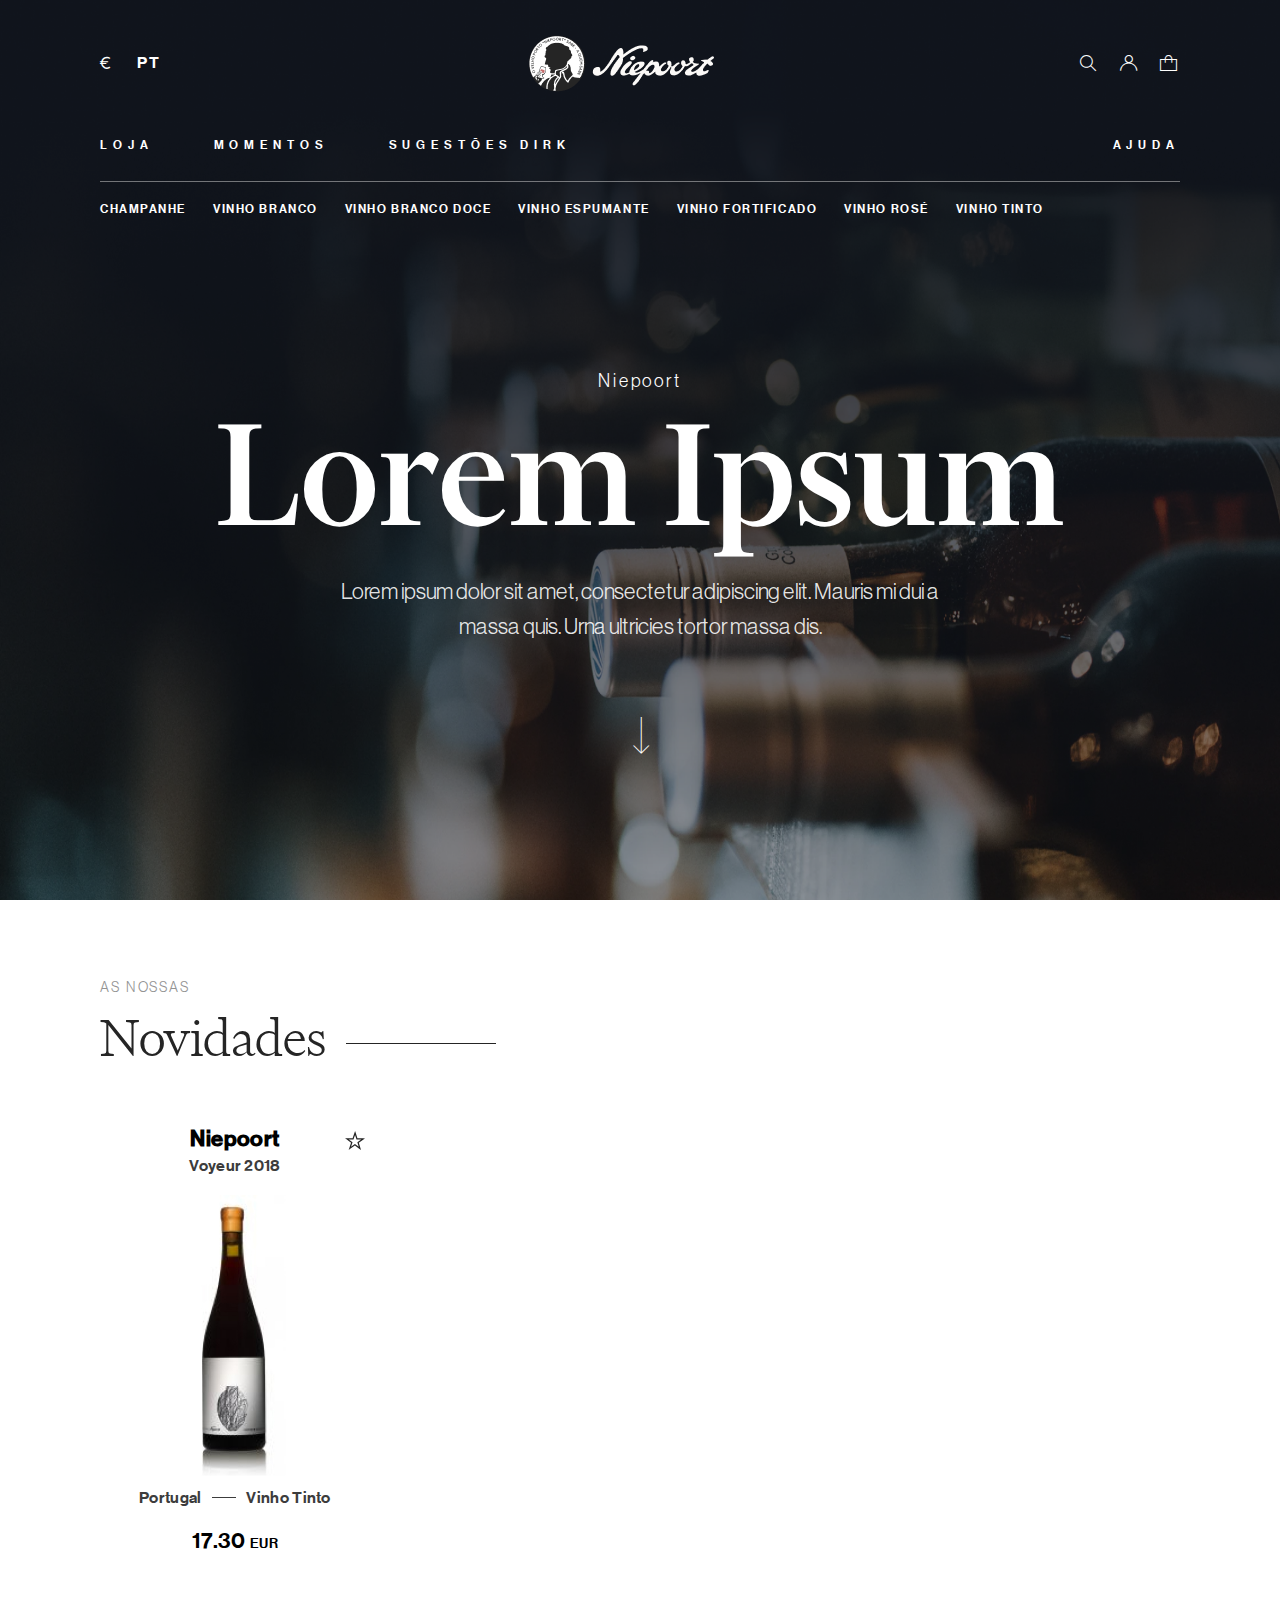
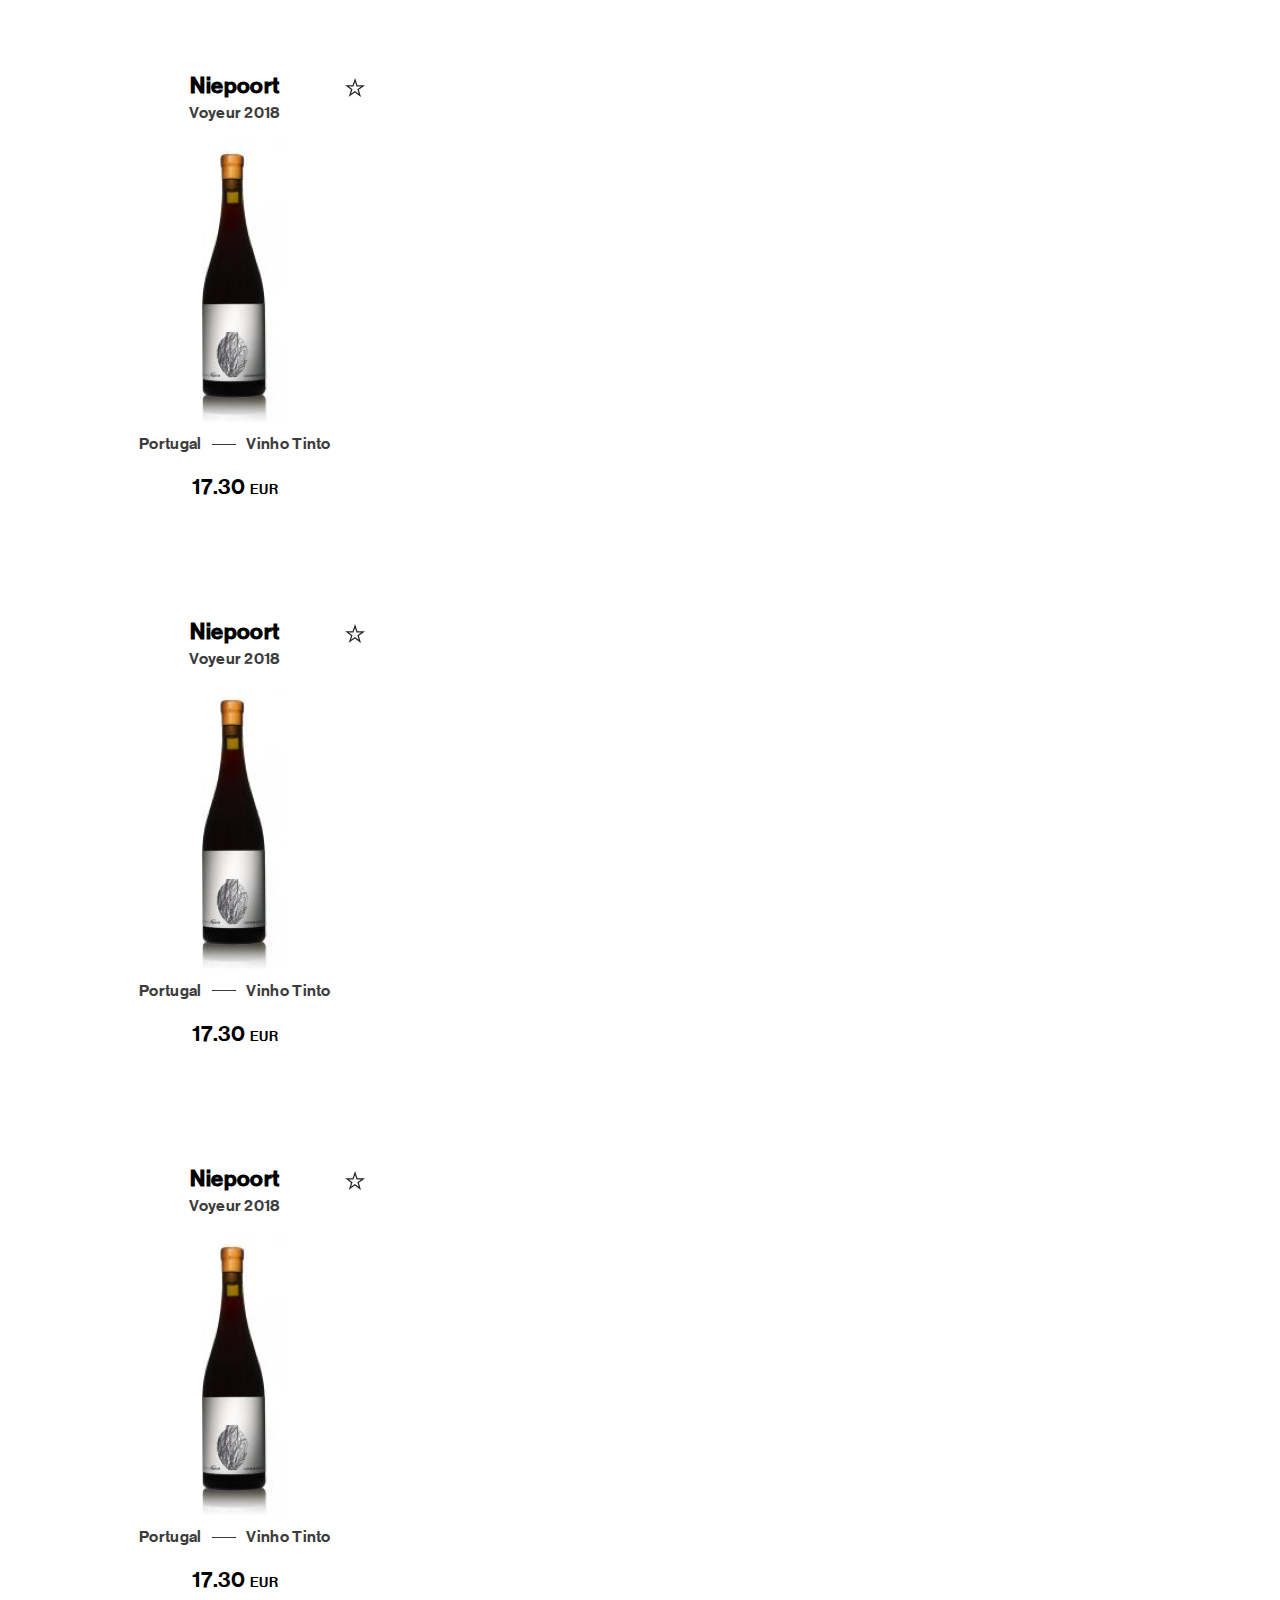
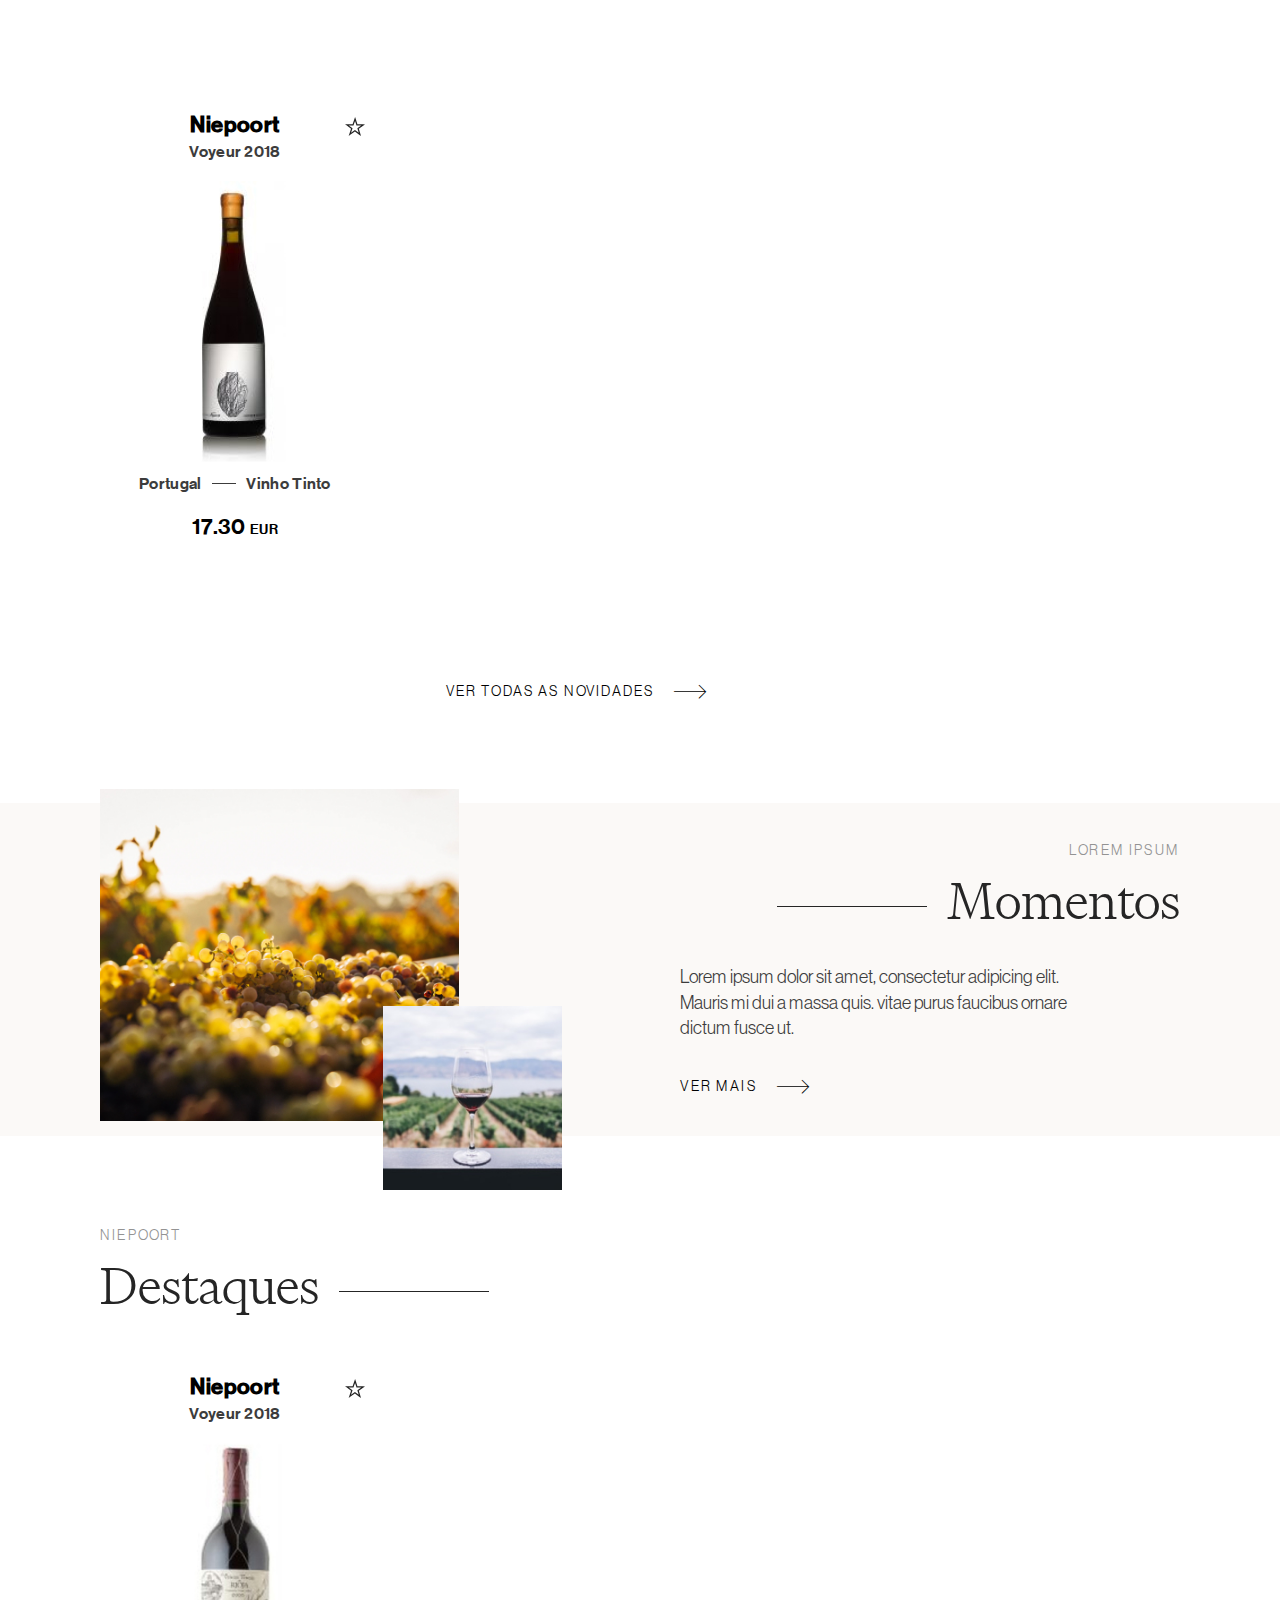
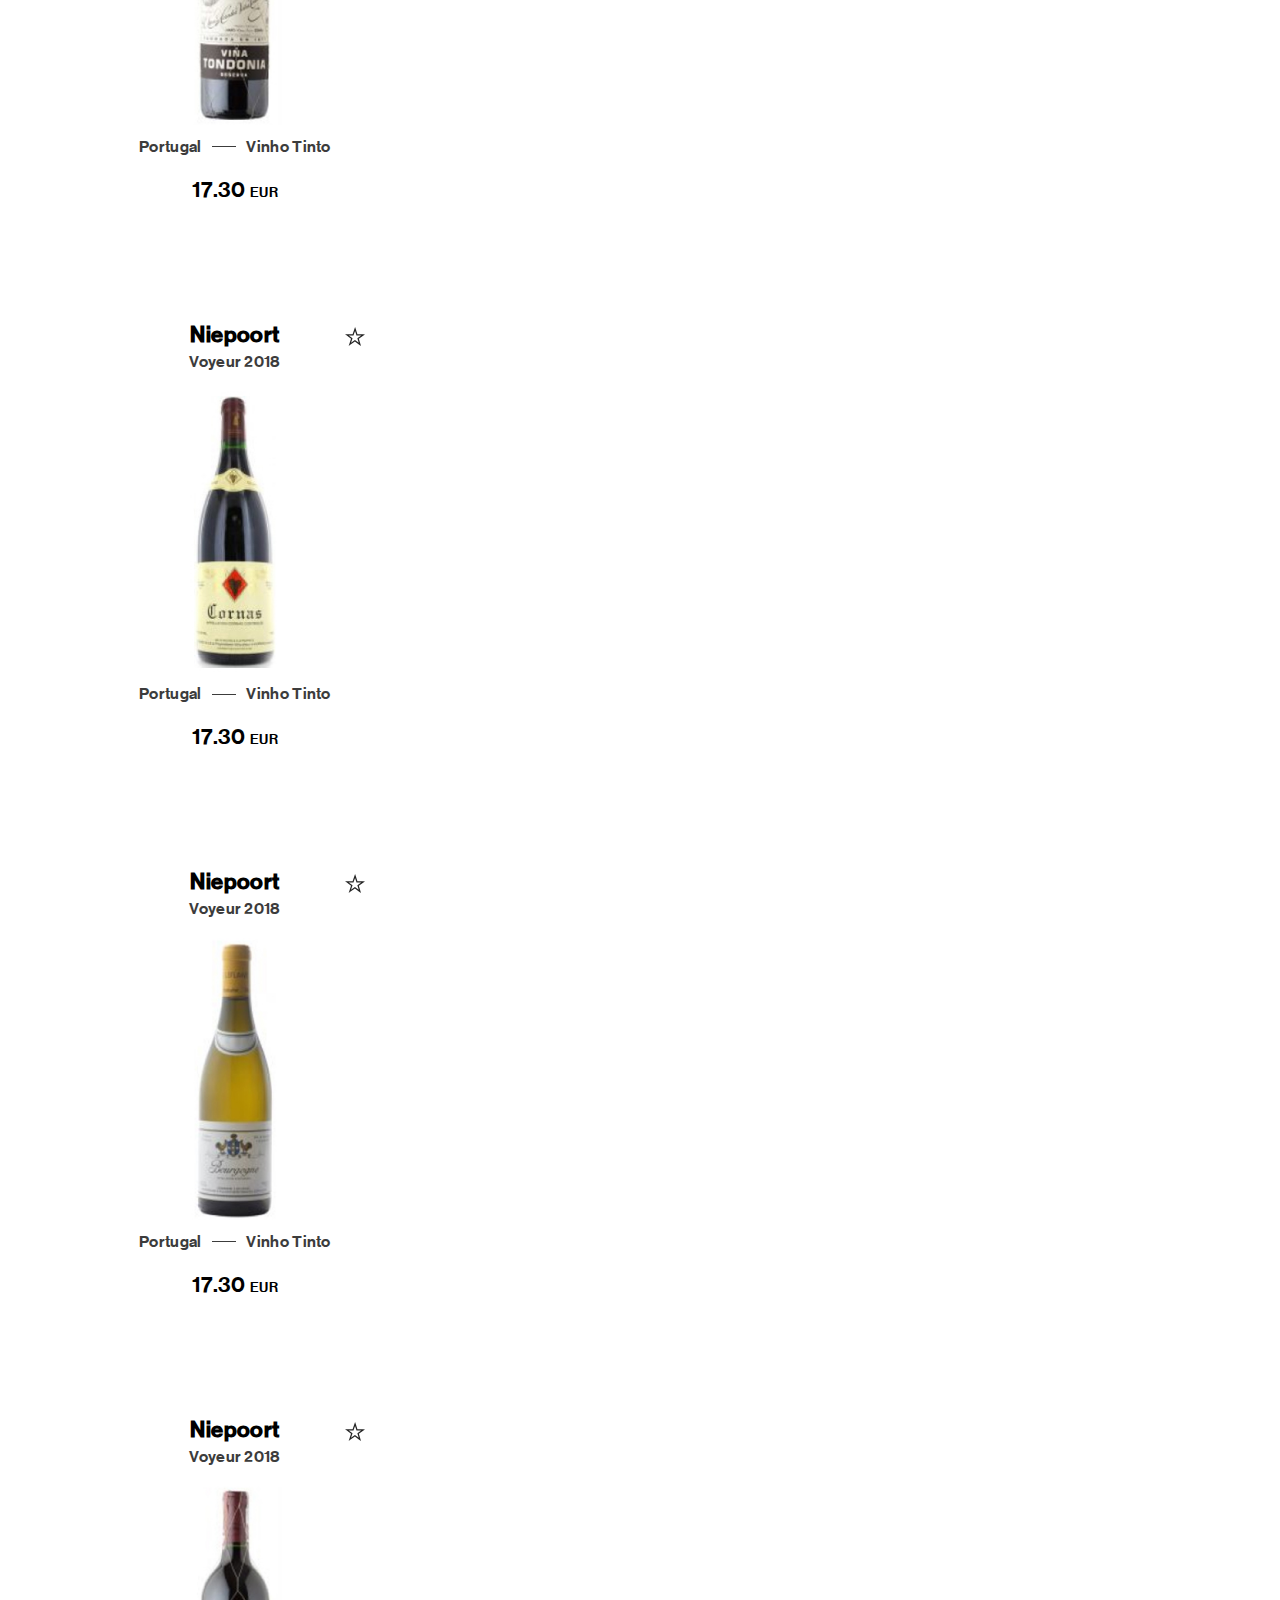
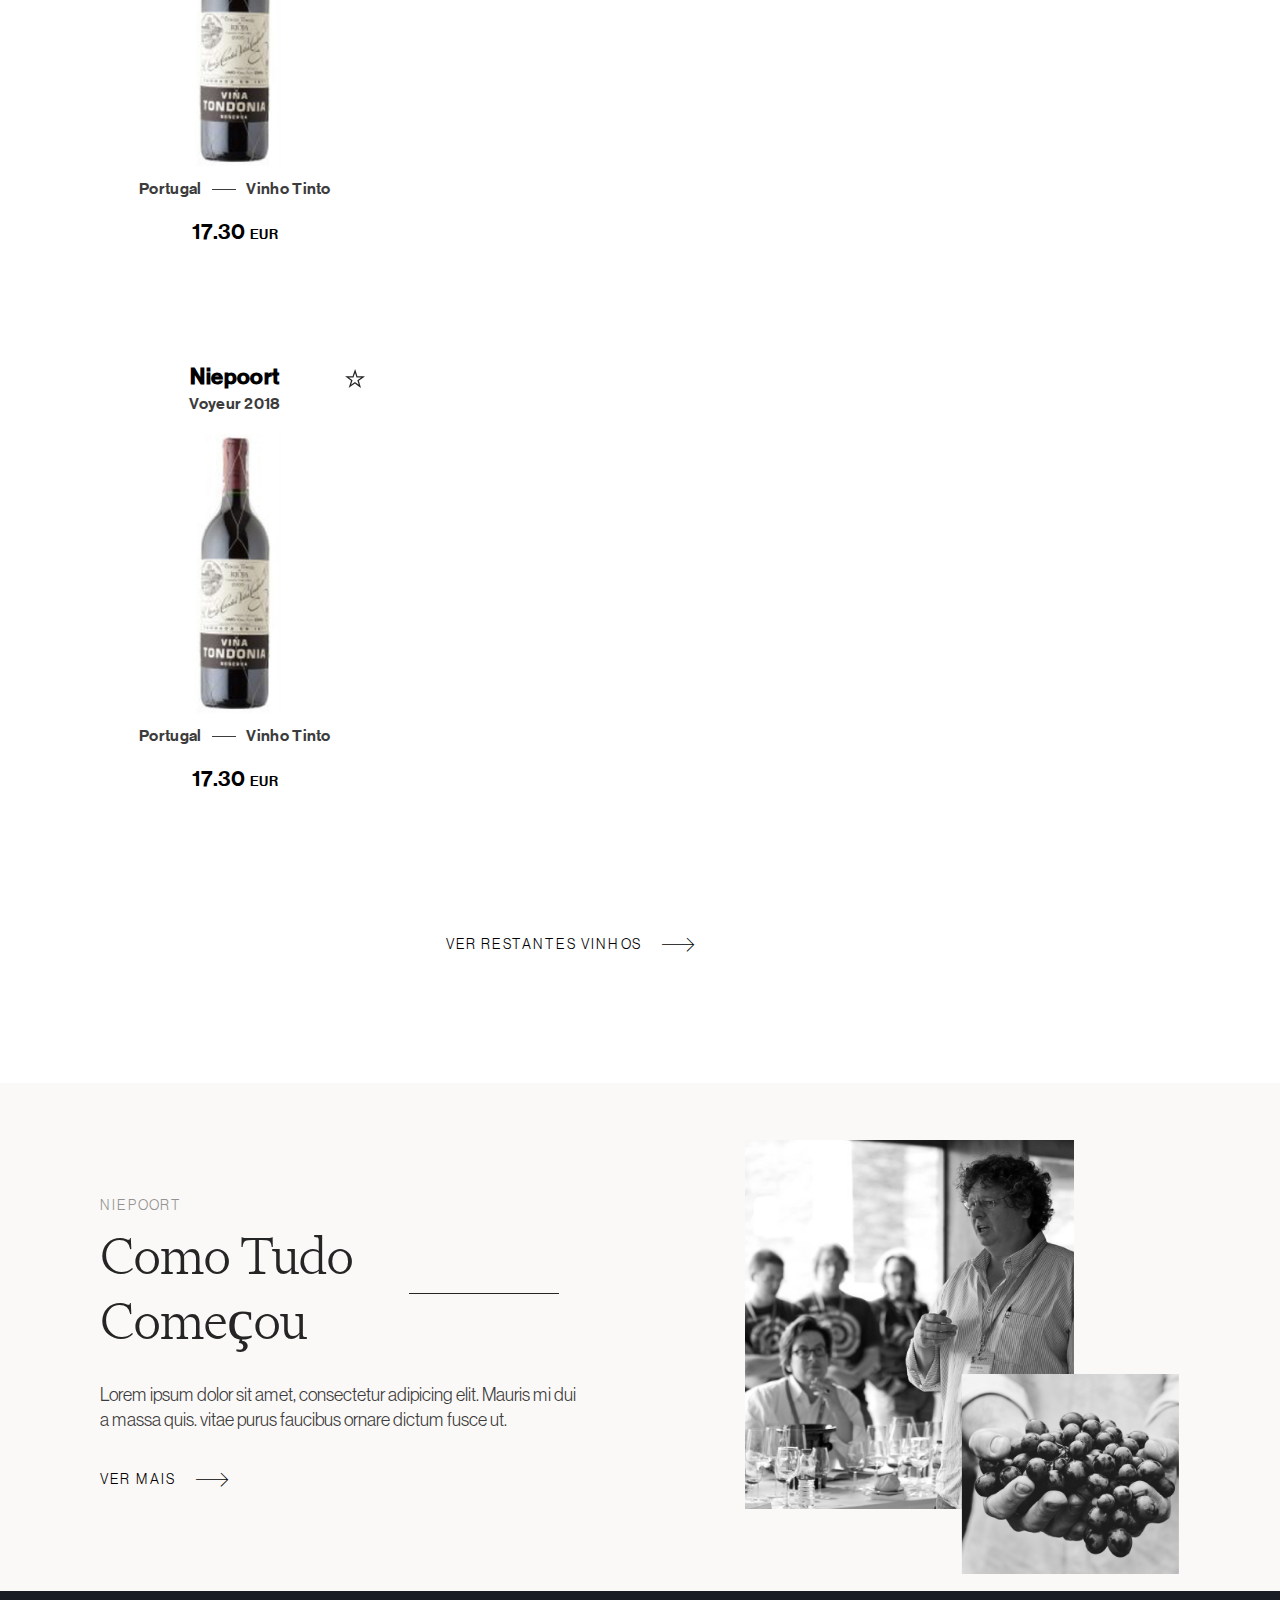
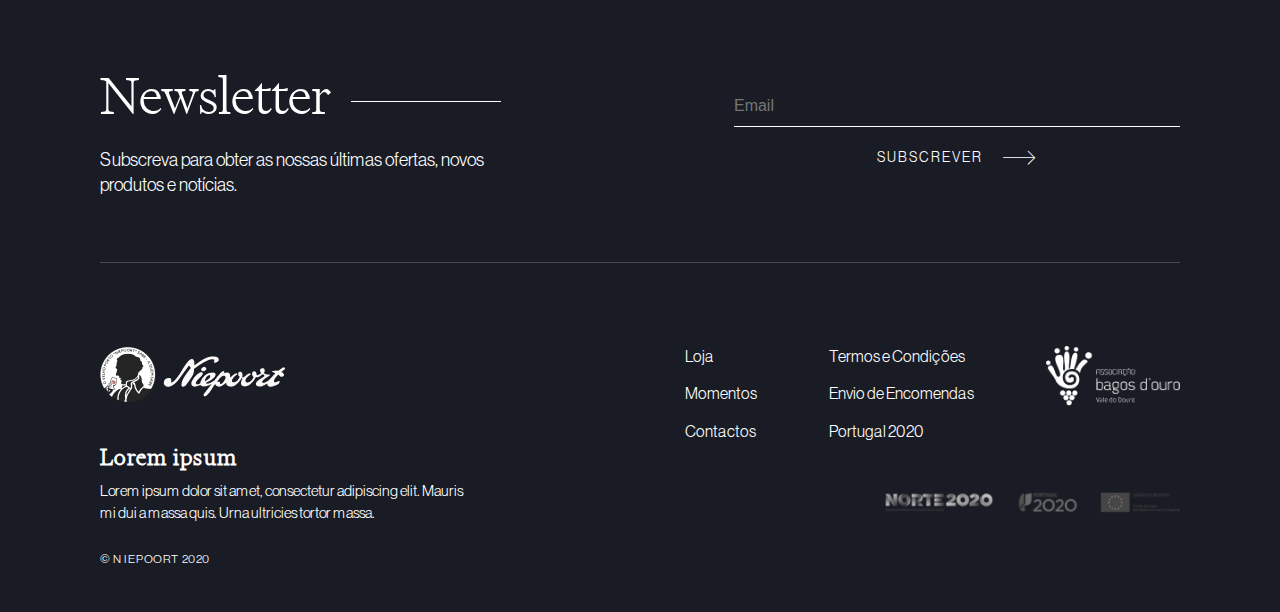
<file: index.html>
<!doctype html>
<html>
    <head>
        <meta charset="utf-8">
        <meta name="description" content="">
        <meta name="viewport" content="width=device-width, initial-scale=1">
        <title>Nletpoort</title>
        <link rel="stylesheet" href="fonts/main_icomoon/main-icomoon.css">
        <link rel="stylesheet" href="css/slick-theme.css">
        <link rel="stylesheet" href="css/slick.css">
        <link rel="stylesheet" href="css/style.css">
        <link rel="author" href="humans.txt">
    </head>
    <body>
        <div class="page-wrapper">
            <!-- Header start -->
            <div class="header-wrapper">
                <header>
                    <div class="header-block">
                        <div class="left-header-block">
                            <span class="icon-euro disabled"></span>
                            <span class='disabled'>PT</span>
                            <div class="burger">
                                <span class="icon-burger"></span>
                            </div>                 
                        </div>
                        <div class="header-logo-block">
                            <img src="img/logo-white.png" alt="">
                        </div>
                        <div class="right-header-block">
                            <span class="icon-search disabled"></span>
                            <span class="icon-user disabled"></span>
                            <span class="icon-cart"></span>
                        </div>
                    </div>
                </header>
                <div class="sections nav-sections">
                    <header class='header-mini'>
                        <div class="header-block">
                            <div class="left-header-block">
                                <span class="icon-euro"></span>
                                <span class='pt-icon'>PT</span>
                                <span class="icon-user"></span>             
                            </div>
                            <div class="right-header-block">
                                <span class="icon-close"></span>
                            </div>
                        </div>
                        <form action="">
                            <input type="text" placeholder="Procurar..." class="searc-form">
                        </form>
                    </header>
                    <div class="section-items nav-sections-items">
                        <div class="left-items-block">
                            <div class="link-block">
                                <a href="#">
                                    <span class='main-span'>Loja <span class="icon-down"></span></span>
                                    <span class='hover-span'></span>
                                </a>
                            </div>
                            <div class="link-block">
                                <a href="#">
                                    Momentos
                                    <span class='hover-span'></span>
                                </a>
                            </div>
                            <div class="link-block">
                                <a href="#">
                                    Sugestões Dirk
                                   <span class='hover-span'></span>
                                </a>
                            </div>
                        </div>
                        <div class="right-item-block">
                            <div class="link-block">
                                <a href="#">
                                    Ajuda
                                    <span class='hover-span'></span>
                                </a>
                            </div>
                        </div>
                    </div>
                    <div class="nav-bar">
                        <div class="nav-item-block">
                            <a href="#">Champanhe</a>
                        </div>
                        <div class="nav-item-block">
                            <a href="#">Vinho Branco</a>
                        </div>
                        <div class="nav-item-block">
                            <a href="#">Vinho Branco Doce</a>
                        </div>
                        <div class="nav-item-block">
                            <a href="#">Vinho espumante</a>
                        </div>
                        <div class="nav-item-block">
                            <a href="#">Vinho Fortificado</a>
                        </div>
                        <div class="nav-item-block">
                            <a href="#">Vinho rosé</a>
                        </div>
                        <div class="nav-item-block">
                            <a href="#">Vinho Tinto</a>
                        </div>
                    </div>
                </div>
                <div class="header-title-boder-block"></div>
                <div class="header-title-block">
                    <p class="sub-title">
                        Niepoort
                    </p>
                    <h1 class="header-title">
                    Lorem Ipsum
                    </h1>
                    <p class="header-text">
                        Lorem ipsum dolor sit amet, consectetur adipiscing elit. Mauris mi dui a massa quis. Urna ultricies tortor massa dis.
                    </p>
                </div>
                <div class="arrow-border-block"></div>
                <div class="down-arrow-block">
                    <span class="icon-rightArrow"></span>
                </div>
            </div>
            <!-- Header end -->
            <!-- Main start -->
            <main>
                <div class="main-wrapper">
                    <!-- Section 1 start -->
                    <section class="section s-1">
                        <p class="sub-title">AS NOSSAS</p>
                        <div class="section-title-block">
                            <h3 class="section-title">
                            Novidades
                            </h3>
                            <span></span>
                        </div>
                            <div class="vine-slider">
                            <div class="bottle-card">
                                <svg width="20" height="20" viewBox="0 0 20 20" fill="none" xmlns="http://www.w3.org/2000/svg">
                                    <path d="M10.0975 0L9.47322 1.78367L7.59063 7.16427L1.8905 7.13955L0 7.13065L1.50468 8.27622L6.03947 11.7297L4.25385 17.142L3.66227 18.9375L5.21642 17.8612L9.90158 14.6154L14.4987 17.9859L16.0232 19.1037L15.4791 17.2934L13.8389 11.8336L18.4657 8.50373L20 7.39873L18.1105 7.35718L12.4114 7.22857L10.6742 1.80047L10.0975 0ZM10.044 3.98575L11.343 8.04472L11.4805 8.47502L11.9316 8.48493L16.1923 8.57988L12.7338 11.0699L12.3668 11.333L12.4974 11.7653L13.7231 15.847L10.2864 13.3274L9.92233 13.0603L9.55135 13.3175L6.04837 15.7442L7.38387 11.6971L7.52435 11.2687L7.16525 10.9947L3.77602 8.41375L8.03678 8.43255L8.48788 8.43453L8.63725 8.00815L10.044 3.98575Z" fill="#252525"/>
                                </svg>
                                <h4 class="card-title">
                                Niepoort
                                </h4>
                                <p class="card-text">Voyeur 2018</p>
                                <img src="img/home_imgs/bottle.jpg" alt="">
                                <p class="card-text">
                                    Portugal <span></span> Vinho Tinto
                                </p>
                                <p class="vine-price">
                                    17.30 <span>EUR</span>
                                </p>
                                <div class="card-footer">
                                    <a href="#">comprar</a>
                                </div>
                            </div>
                            <div class="bottle-card">
                                <svg width="20" height="20" viewBox="0 0 20 20" fill="none" xmlns="http://www.w3.org/2000/svg">
                                    <path d="M10.0975 0L9.47322 1.78367L7.59063 7.16427L1.8905 7.13955L0 7.13065L1.50468 8.27622L6.03947 11.7297L4.25385 17.142L3.66227 18.9375L5.21642 17.8612L9.90158 14.6154L14.4987 17.9859L16.0232 19.1037L15.4791 17.2934L13.8389 11.8336L18.4657 8.50373L20 7.39873L18.1105 7.35718L12.4114 7.22857L10.6742 1.80047L10.0975 0ZM10.044 3.98575L11.343 8.04472L11.4805 8.47502L11.9316 8.48493L16.1923 8.57988L12.7338 11.0699L12.3668 11.333L12.4974 11.7653L13.7231 15.847L10.2864 13.3274L9.92233 13.0603L9.55135 13.3175L6.04837 15.7442L7.38387 11.6971L7.52435 11.2687L7.16525 10.9947L3.77602 8.41375L8.03678 8.43255L8.48788 8.43453L8.63725 8.00815L10.044 3.98575Z" fill="#252525"/>
                                </svg>
                                <h4 class="card-title">
                                Niepoort
                                </h4>
                                <p class="card-text">Voyeur 2018</p>
                                <img src="img/home_imgs/bottle.jpg" alt="">
                                <p class="card-text">
                                    Portugal <span></span> Vinho Tinto
                                </p>
                                <p class="vine-price">
                                    17.30 <span>EUR</span>
                                </p>
                                <div class="card-footer">
                                    <a href="#">comprar</a>
                                </div>
                            </div>
                            <div class="bottle-card">
                                <svg width="20" height="20" viewBox="0 0 20 20" fill="none" xmlns="http://www.w3.org/2000/svg">
                                    <path d="M10.0975 0L9.47322 1.78367L7.59063 7.16427L1.8905 7.13955L0 7.13065L1.50468 8.27622L6.03947 11.7297L4.25385 17.142L3.66227 18.9375L5.21642 17.8612L9.90158 14.6154L14.4987 17.9859L16.0232 19.1037L15.4791 17.2934L13.8389 11.8336L18.4657 8.50373L20 7.39873L18.1105 7.35718L12.4114 7.22857L10.6742 1.80047L10.0975 0ZM10.044 3.98575L11.343 8.04472L11.4805 8.47502L11.9316 8.48493L16.1923 8.57988L12.7338 11.0699L12.3668 11.333L12.4974 11.7653L13.7231 15.847L10.2864 13.3274L9.92233 13.0603L9.55135 13.3175L6.04837 15.7442L7.38387 11.6971L7.52435 11.2687L7.16525 10.9947L3.77602 8.41375L8.03678 8.43255L8.48788 8.43453L8.63725 8.00815L10.044 3.98575Z" fill="#252525"/>
                                </svg>
                                <h4 class="card-title">
                                Niepoort
                                </h4>
                                <p class="card-text">Voyeur 2018</p>
                                <img src="img/home_imgs/bottle.jpg" alt="">
                                <p class="card-text">
                                    Portugal <span></span> Vinho Tinto
                                </p>
                                <p class="vine-price">
                                    17.30 <span>EUR</span>
                                </p>
                                <div class="card-footer">
                                    <a href="#">comprar</a>
                                </div>
                            </div>
                            <div class="bottle-card">
                                <svg width="20" height="20" viewBox="0 0 20 20" fill="none" xmlns="http://www.w3.org/2000/svg">
                                    <path d="M10.0975 0L9.47322 1.78367L7.59063 7.16427L1.8905 7.13955L0 7.13065L1.50468 8.27622L6.03947 11.7297L4.25385 17.142L3.66227 18.9375L5.21642 17.8612L9.90158 14.6154L14.4987 17.9859L16.0232 19.1037L15.4791 17.2934L13.8389 11.8336L18.4657 8.50373L20 7.39873L18.1105 7.35718L12.4114 7.22857L10.6742 1.80047L10.0975 0ZM10.044 3.98575L11.343 8.04472L11.4805 8.47502L11.9316 8.48493L16.1923 8.57988L12.7338 11.0699L12.3668 11.333L12.4974 11.7653L13.7231 15.847L10.2864 13.3274L9.92233 13.0603L9.55135 13.3175L6.04837 15.7442L7.38387 11.6971L7.52435 11.2687L7.16525 10.9947L3.77602 8.41375L8.03678 8.43255L8.48788 8.43453L8.63725 8.00815L10.044 3.98575Z" fill="#252525"/>
                                </svg>
                                <h4 class="card-title">
                                Niepoort
                                </h4>
                                <p class="card-text">Voyeur 2018</p>
                                <img src="img/home_imgs/bottle.jpg" alt="">
                                <p class="card-text">
                                    Portugal <span></span> Vinho Tinto
                                </p>
                                <p class="vine-price">
                                    17.30 <span>EUR</span>
                                </p>
                                <div class="card-footer">
                                    <a href="#">comprar</a>
                                </div>
                            </div>
                            <div class="bottle-card">
                                <svg width="20" height="20" viewBox="0 0 20 20" fill="none" xmlns="http://www.w3.org/2000/svg">
                                    <path d="M10.0975 0L9.47322 1.78367L7.59063 7.16427L1.8905 7.13955L0 7.13065L1.50468 8.27622L6.03947 11.7297L4.25385 17.142L3.66227 18.9375L5.21642 17.8612L9.90158 14.6154L14.4987 17.9859L16.0232 19.1037L15.4791 17.2934L13.8389 11.8336L18.4657 8.50373L20 7.39873L18.1105 7.35718L12.4114 7.22857L10.6742 1.80047L10.0975 0ZM10.044 3.98575L11.343 8.04472L11.4805 8.47502L11.9316 8.48493L16.1923 8.57988L12.7338 11.0699L12.3668 11.333L12.4974 11.7653L13.7231 15.847L10.2864 13.3274L9.92233 13.0603L9.55135 13.3175L6.04837 15.7442L7.38387 11.6971L7.52435 11.2687L7.16525 10.9947L3.77602 8.41375L8.03678 8.43255L8.48788 8.43453L8.63725 8.00815L10.044 3.98575Z" fill="#252525"/>
                                </svg>
                                <h4 class="card-title">
                                Niepoort
                                </h4>
                                <p class="card-text">Voyeur 2018</p>
                                <img src="img/home_imgs/bottle.jpg" alt="">
                                <p class="card-text">
                                    Portugal <span></span> Vinho Tinto
                                </p>
                                <p class="vine-price">
                                    17.30 <span>EUR</span>
                                </p>
                                <div class="card-footer">
                                    <a href="#">comprar</a>
                                </div>
                            </div>
                        </div>
                        <a class="section-footer-link">
                            VER TODAS AS NOVIDADES
                            <span class="icon-rightArrow"></span>
                        </a>
                    </section>
                </div>
                <!-- Section 2 start -->
                <section class="section s-2">
                    <div class="section-text-block section-mini-text-block block-disabled">
                        <p class="sub-title">Lorem ipsum</p>
                        <div class="section-title-block">
                            <h3 class="section-title">
                            Momentos
                            </h3>
                            <span></span>
                        </div>
                    </div>
                    <div class="main-wrapper">
                        <div class="img-block">
                            <img src="img/home_imgs/grape.jpg" alt="" class="f-img">
                            <img src="img/home_imgs/vine.jpg" alt="" class="s-img">
                        </div>
                        <div class="section-text-block with-margin-top">
                            <p class="sub-title disabled">Lorem ipsum</p>
                            <div class="section-title-block disabled">
                                <h3 class="section-title">
                                Momentos
                                </h3>
                                <span></span>
                            </div>
                            <p class="section-text">
                                Lorem ipsum dolor sit amet, consectetur adipicing elit. Mauris mi dui a massa quis. vitae purus faucibus ornare dictum fusce ut.
                            </p>
                            <a class="section-footer-link">
                                VER MAIS
                                <span class="icon-rightArrow"></span>
                            </a>
                        </div>
                    </div>
                </section>
                <!-- Section 3 start -->
                <div class="main-wrapper">
                    <section class="section s-3">
                        <p class="sub-title">NIEPOORT</p>
                        <div class="section-title-block ">
                            <h3 class="section-title">
                            Destaques
                            </h3>
                            <span></span>
                        </div>
                            <div class="vine-slider">
                            <div class="bottle-card">
                                <svg width="20" height="20" viewBox="0 0 20 20" fill="none" xmlns="http://www.w3.org/2000/svg">
                                    <path d="M10.0975 0L9.47322 1.78367L7.59063 7.16427L1.8905 7.13955L0 7.13065L1.50468 8.27622L6.03947 11.7297L4.25385 17.142L3.66227 18.9375L5.21642 17.8612L9.90158 14.6154L14.4987 17.9859L16.0232 19.1037L15.4791 17.2934L13.8389 11.8336L18.4657 8.50373L20 7.39873L18.1105 7.35718L12.4114 7.22857L10.6742 1.80047L10.0975 0ZM10.044 3.98575L11.343 8.04472L11.4805 8.47502L11.9316 8.48493L16.1923 8.57988L12.7338 11.0699L12.3668 11.333L12.4974 11.7653L13.7231 15.847L10.2864 13.3274L9.92233 13.0603L9.55135 13.3175L6.04837 15.7442L7.38387 11.6971L7.52435 11.2687L7.16525 10.9947L3.77602 8.41375L8.03678 8.43255L8.48788 8.43453L8.63725 8.00815L10.044 3.98575Z" fill="#252525"/>
                                </svg>
                                <h4 class="card-title">
                                Niepoort
                                </h4>
                                <p class="card-text">Voyeur 2018</p>
                                <img src="img/home_imgs/bottle1.jpg" alt="">
                                <p class="card-text">
                                    Portugal <span></span> Vinho Tinto
                                </p>
                                <p class="vine-price">
                                    17.30 <span>EUR</span>
                                </p>
                                <div class="card-footer">
                                    <a href="#">comprar</a>
                                </div>
                            </div>
                            <div class="bottle-card">
                                <svg width="20" height="20" viewBox="0 0 20 20" fill="none" xmlns="http://www.w3.org/2000/svg">
                                    <path d="M10.0975 0L9.47322 1.78367L7.59063 7.16427L1.8905 7.13955L0 7.13065L1.50468 8.27622L6.03947 11.7297L4.25385 17.142L3.66227 18.9375L5.21642 17.8612L9.90158 14.6154L14.4987 17.9859L16.0232 19.1037L15.4791 17.2934L13.8389 11.8336L18.4657 8.50373L20 7.39873L18.1105 7.35718L12.4114 7.22857L10.6742 1.80047L10.0975 0ZM10.044 3.98575L11.343 8.04472L11.4805 8.47502L11.9316 8.48493L16.1923 8.57988L12.7338 11.0699L12.3668 11.333L12.4974 11.7653L13.7231 15.847L10.2864 13.3274L9.92233 13.0603L9.55135 13.3175L6.04837 15.7442L7.38387 11.6971L7.52435 11.2687L7.16525 10.9947L3.77602 8.41375L8.03678 8.43255L8.48788 8.43453L8.63725 8.00815L10.044 3.98575Z" fill="#252525"/>
                                </svg>
                                <h4 class="card-title">
                                Niepoort
                                </h4>
                                <p class="card-text">Voyeur 2018</p>
                                <img src="img/home_imgs/bottle2.jpg" alt="">
                                <p class="card-text">
                                    Portugal <span></span> Vinho Tinto
                                </p>
                                <p class="vine-price">
                                    17.30 <span>EUR</span>
                                </p>
                                <div class="card-footer">
                                    <a href="#">comprar</a>
                                </div>
                            </div>
                            <div class="bottle-card">
                                <svg width="20" height="20" viewBox="0 0 20 20" fill="none" xmlns="http://www.w3.org/2000/svg">
                                    <path d="M10.0975 0L9.47322 1.78367L7.59063 7.16427L1.8905 7.13955L0 7.13065L1.50468 8.27622L6.03947 11.7297L4.25385 17.142L3.66227 18.9375L5.21642 17.8612L9.90158 14.6154L14.4987 17.9859L16.0232 19.1037L15.4791 17.2934L13.8389 11.8336L18.4657 8.50373L20 7.39873L18.1105 7.35718L12.4114 7.22857L10.6742 1.80047L10.0975 0ZM10.044 3.98575L11.343 8.04472L11.4805 8.47502L11.9316 8.48493L16.1923 8.57988L12.7338 11.0699L12.3668 11.333L12.4974 11.7653L13.7231 15.847L10.2864 13.3274L9.92233 13.0603L9.55135 13.3175L6.04837 15.7442L7.38387 11.6971L7.52435 11.2687L7.16525 10.9947L3.77602 8.41375L8.03678 8.43255L8.48788 8.43453L8.63725 8.00815L10.044 3.98575Z" fill="#252525"/>
                                </svg>
                                <h4 class="card-title">
                                Niepoort
                                </h4>
                                <p class="card-text">Voyeur 2018</p>
                                <img src="img/home_imgs/bottle3.jpg" alt="">
                                <p class="card-text">
                                    Portugal <span></span> Vinho Tinto
                                </p>
                                <p class="vine-price">
                                    17.30 <span>EUR</span>
                                </p>
                                <div class="card-footer">
                                    <a href="#">comprar</a>
                                </div>
                            </div>
                            <div class="bottle-card">
                                <svg width="20" height="20" viewBox="0 0 20 20" fill="none" xmlns="http://www.w3.org/2000/svg">
                                    <path d="M10.0975 0L9.47322 1.78367L7.59063 7.16427L1.8905 7.13955L0 7.13065L1.50468 8.27622L6.03947 11.7297L4.25385 17.142L3.66227 18.9375L5.21642 17.8612L9.90158 14.6154L14.4987 17.9859L16.0232 19.1037L15.4791 17.2934L13.8389 11.8336L18.4657 8.50373L20 7.39873L18.1105 7.35718L12.4114 7.22857L10.6742 1.80047L10.0975 0ZM10.044 3.98575L11.343 8.04472L11.4805 8.47502L11.9316 8.48493L16.1923 8.57988L12.7338 11.0699L12.3668 11.333L12.4974 11.7653L13.7231 15.847L10.2864 13.3274L9.92233 13.0603L9.55135 13.3175L6.04837 15.7442L7.38387 11.6971L7.52435 11.2687L7.16525 10.9947L3.77602 8.41375L8.03678 8.43255L8.48788 8.43453L8.63725 8.00815L10.044 3.98575Z" fill="#252525"/>
                                </svg>
                                <h4 class="card-title">
                                Niepoort
                                </h4>
                                <p class="card-text">Voyeur 2018</p>
                                <img src="img/home_imgs/bottle1.jpg" alt="">
                                <p class="card-text">
                                    Portugal <span></span> Vinho Tinto
                                </p>
                                <p class="vine-price">
                                    17.30 <span>EUR</span>
                                </p>
                                <div class="card-footer">
                                    <a href="#">comprar</a>
                                </div>
                            </div>
                            <div class="bottle-card">
                                <svg width="20" height="20" viewBox="0 0 20 20" fill="none" xmlns="http://www.w3.org/2000/svg">
                                    <path d="M10.0975 0L9.47322 1.78367L7.59063 7.16427L1.8905 7.13955L0 7.13065L1.50468 8.27622L6.03947 11.7297L4.25385 17.142L3.66227 18.9375L5.21642 17.8612L9.90158 14.6154L14.4987 17.9859L16.0232 19.1037L15.4791 17.2934L13.8389 11.8336L18.4657 8.50373L20 7.39873L18.1105 7.35718L12.4114 7.22857L10.6742 1.80047L10.0975 0ZM10.044 3.98575L11.343 8.04472L11.4805 8.47502L11.9316 8.48493L16.1923 8.57988L12.7338 11.0699L12.3668 11.333L12.4974 11.7653L13.7231 15.847L10.2864 13.3274L9.92233 13.0603L9.55135 13.3175L6.04837 15.7442L7.38387 11.6971L7.52435 11.2687L7.16525 10.9947L3.77602 8.41375L8.03678 8.43255L8.48788 8.43453L8.63725 8.00815L10.044 3.98575Z" fill="#252525"/>
                                </svg>
                                <h4 class="card-title">
                                Niepoort
                                </h4>
                                <p class="card-text">Voyeur 2018</p>
                                <img src="img/home_imgs/bottle1.jpg" alt="">
                                <p class="card-text">
                                    Portugal <span></span> Vinho Tinto
                                </p>
                                <p class="vine-price">
                                    17.30 <span>EUR</span>
                                </p>
                                <div class="card-footer">
                                    <a href="#">comprar</a>
                                </div>
                            </div>
                        </div>
                        <a class="section-footer-link">
                            ver restantes vinhos
                            <span class="icon-rightArrow"></span>
                        </a>
                    </section>
                </div>
                <section class="section s-4">
                    <div class="main-wrapper title-wrapper">
                        <div class="section-text-block section-mini-text-block">
                            <p class="sub-title">NIEPOORT</p>
                            <div class="section-title-block ">
                                <h3 class="section-title">
                                Como Tudo Começou
                                </h3>
                                <span></span>
                            </div>
                        </div>
                        <p class="section-text">
                            Lorem ipsum dolor sit amet, consectetur adipicing elit. Mauris mi dui a massa quis. vitae purus faucibus ornare dictum fusce ut.
                        </p>
                        <a class="section-footer-link">
                            VER MAIS
                            <span class="icon-rightArrow"></span>
                        </a>
                    </div>
                    <div class="main-wrapper img-wrapper">
                        <div class="section-text-block disabled">
                            <p class="sub-title ">Niepoort</p>
                            <div class="section-title-block">
                                <h3 class="section-title">
                                    Como Tudo Começou
                                </h3>
                                <span></span>
                            </div>
                            <p class="section-text">
                                Lorem ipsum dolor sit amet, consectetur adipicing elit. Mauris mi dui a massa quis. vitae purus faucibus ornare dictum fusce ut.
                            </p>
                            <a class="section-footer-link">
                                VER MAIS
                                <span class="icon-rightArrow"></span>
                            </a>
                        </div>
                        <div class="img-block">
                            <img src="img/home_imgs/main-man.jpg" alt="" class="f-img">
                            <img src="img/home_imgs/grape-in-hands.jpg" alt="" class="s-img">
                        </div>
                    </div>
                </section>
            </main>
            <!-- Main end -->
            <footer class='page-footer'>
                <div class="footer content">
                    <section class="section s-5">
                        <div class="section-text-block">
                            <div class="section-title-block">
                                <h3 class="section-title">
                                Newsletter
                                </h3>
                                <span></span>
                            </div>
                            <p class="section-text">
                                Subscreva para obter as nossas últimas ofertas, novos produtos e notícias.
                            </p>
                        </div>
                        <div class="footer-form-block">
                            <form action="">
                                <input type="text" placeholder='Email' class="email-input">
                            </form>
                            <a class="section-footer-link">
                                SUBSCREVER
                                <span class="icon-rightArrow"></span>
                            </a>
                        </div>
                    </section>
                    <section class="section s-6">
                        <div class="container">
                            <div class="footer-logo-block">
                                <img src="img/logo-white.png" alt="">
                                <h4 class="footer-logo-block-title">
                                Lorem ipsum
                                </h4>
                                <p class="section-text">
                                    Lorem ipsum dolor sit amet, consectetur adipiscing elit. Mauris mi dui a massa quis. Urna ultricies tortor massa.
                                </p>
                            </div>
                            <div class="footer-main-block">
                                <div class="footer-nav-block">
                                    <div class="footer-links-block">
                                        <a href="#">Loja</a>
                                        <a href="#">Momentos</a>
                                        <a href="#">Contactos</a>
                                    </div>
                                    <div class="footer-links-block">
                                        <a href="#">Termos e Condições</a>
                                        <a href="#">Envio de Encomendas</a>
                                        <a href="#">Portugal 2020</a>
                                    </div>
                                    <div class="footer-nav-logo">
                                        <img src="img/bagos-logo.png" alt="">
                                    </div>
                                </div>
                                <div class="footer-partners-block">
                                    <img src="img/norte-logo.png" alt="">
                                    <img src="img/portugal-logo.png" alt="">
                                    <img src="img/europ-logo.png" alt="">
                                </div>
                            </div>
                        </div>
                        <div class="footer-text">
                            © NIEPOORT 2020
                        </div>
                    </section>
                </div>
            </footer>
        </div>
        <script
        src="https://code.jquery.com/jquery-3.5.1.slim.min.js"
        integrity="sha256-4+XzXVhsDmqanXGHaHvgh1gMQKX40OUvDEBTu8JcmNs="
        crossorigin="anonymous"></script>
        <script src='js/slick.min.js'></script>
        <script>
            $('.vine-slider').slick({
                dots: false,
                infinite: true,
                speed: 300,
                slidesToShow: 4,
                variableWidth: true,
                slidesToScroll: 1,
                nextArrow: '<span class="icon-rightArrow"></span>',
                prevArrow: '<span class="icon-leftArrow"></span>',
                responsive: [
                    {
                        breakpoint: 992,
                        settings: {
                            slidesToShow: 2,
                        },
                    },
                    {
                        breakpoint: 574,
                        settings: {
                            slidesToShow: 1,
                        },
                    },
                ],
            });
        </script>
        <script src="js/main.js"></script>
    </body>
</html>
</file>
<file: fonts/main_icomoon/main-icomoon.css>
@font-face {
  font-family: 'icomoon';
  src:  url('fonts/icomoon.eot?feupci');
  src:  url('fonts/icomoon.eot?feupci#iefix') format('embedded-opentype'),
    url('fonts/icomoon.ttf?feupci') format('truetype'),
    url('fonts/icomoon.woff?feupci') format('woff'),
    url('fonts/icomoon.svg?feupci#icomoon') format('svg');
  font-weight: normal;
  font-style: normal;
  font-display: block;
}

[class^="icon-"], [class*=" icon-"] {
  /* use !important to prevent issues with browser extensions that change fonts */
  font-family: 'icomoon' !important;
  speak: never;
  font-style: normal;
  font-weight: normal;
  font-variant: normal;
  text-transform: none;
  line-height: 1;

  /* Better Font Rendering =========== */
  -webkit-font-smoothing: antialiased;
  -moz-osx-font-smoothing: grayscale;
}

.icon-down:before {
  content: "\e908";
}
.icon-close:before {
  content: "\e902";
}
.icon-euro:before {
  content: "\e903";
}
.icon-leftArrow:before {
  content: "\e904";
}
.icon-rightArrow:before {
  content: "\e905";
}
.icon-search:before {
  content: "\e906";
}
.icon-user:before {
  content: "\e907";
}
.icon-cart:before {
  content: "\e901";
}
.icon-burger:before {
  content: "\e900";
}
</file>
<file: css/style.css>
*{margin:0;padding:0;line-height:1;box-sizing:border-box}a,button,img,input,textarea{display:block}a,button,img{cursor:pointer}a{text-decoration:none}button:focus,input:focus,textarea:focus{outline:none}@font-face{font-family:"Financier Display Light";src:url("../fonts/financier-display-test-light.woff")}@font-face{font-family:"Financier Display Regular";src:url("../fonts/financier-display-test-regular.woff")}@font-face{font-family:"Financier Display Medium";src:url("../fonts/financier-display-test-medium.woff")}@font-face{font-family:"Neue Haas Grotesk Display Pro Light";src:url("../fonts/NeueHaasDisplay-Light.eot"),url("../fonts/NeueHaasDisplay-Light.ttf"),url("../fonts/NeueHaasDisplay-Light.woff")}@font-face{font-family:"Neue Haas Grotesk Display Pro Medium";src:url("../fonts/Neue Haas Grotesk Display Pro 65 Medium.eot"),url("../fonts/Neue Haas Grotesk Display Pro 65 Medium.ttf"),url("../fonts/Neue Haas Grotesk Display Pro 65 Medium.woff")}@font-face{font-family:"Neue Haas Grotesk Display Pro Bold";src:url("../fonts/Neue Haas Grotesk Display Pro 75 Bold.eot"),url("../fonts/Neue Haas Grotesk Display Pro 75 Bold.ttf"),url("../fonts/Neue Haas Grotesk Display Pro 75 Bold.woff")}.page-wrapper{position:relative;width:100%;font-family:"Neue Haas Grotesk Display Pro Medium"}.header-wrapper{width:100%;height:100vh;padding-top:2.72%;background-image:url("../img/backgound.png");background-size:100% 100%;background-position:center center}header{width:1204px;margin:auto;color:#fff}.header-mini{display:none}.header-block{display:flex;justify-content:space-between;align-items:center;font-size:16px;line-height:18px;letter-spacing:0.16em}.icon-euro{margin-right:24px;font-size:12px}.header-logo-block{width:185px}.header-logo-block img{width:100%}.left-header-block,.right-header-block{display:flex;align-items:center}.burger{display:none}.icon-user{margin:0 21px}.nav-sections{width:1204px;margin:auto}.section-items{margin-top:4.3%}.nav-sections-items{display:flex;justify-content:space-between;padding-bottom:20px;border-bottom:1px solid rgba(196,196,196,0.55)}.left-items-block{display:flex;justify-content:flex-start}.left-items-block .link-block{margin-right:60px}.link-block a{color:#fff;font-size:12px;line-height:14px;letter-spacing:0.49em;text-transform:uppercase;text-align:center}.link-block{display:flex;flex-direction:column}.link-block .hover-span{display:block;width:95%;height:2px;opacity:0;margin-top:7px;background-color:#fff;transition:all 0.3s ease}.link-block .icon-down{display:none}.icon-down:before{display:none}.link-block:hover span{opacity:1}.nav-bar{display:flex;justify-content:flex-start;margin-top:20px}.nav-item-block a{font-style:normal;font-weight:450;font-size:12px;line-height:14px;letter-spacing:0.13em;text-transform:uppercase;margin-right:27px;color:#fff}.header-title-block{width:100%;text-align:center;color:#fff}.header-title-boder-block{height:17.17vh}.sub-title{font-family:"Neue Haas Grotesk Display Pro Light";font-size:18px;line-height:20px;text-align:center;letter-spacing:0.155em}.header-title{font-family:"Financier Display Medium";font-weight:350;font-size:166px;margin-bottom:18px}.header-text{font-family:"Neue Haas Grotesk Display Pro Light";margin:auto;width:655px;font-size:22px;line-height:160%;color:rgba(255,255,255,0.9)}.arrow-border-block{height:9.06vh}.down-arrow-block span{display:block;margin:auto;width:37px;transform:rotate(90deg);color:#fff;cursor:pointer}main{padding-top:6.25%}.main-wrapper{width:1204px;margin:auto;font-family:"Neue Haas Grotesk Display Pro Medium"}.section{width:100%}.section .sub-title{text-align:left;margin-bottom:10px;text-transform:uppercase;font-family:"Neue Haas Grotesk Display Pro Light";font-size:14px;line-height:16px;letter-spacing:0.155em;color:#939393}.s-1{margin-bottom:9.47%}.section-title-block{display:flex;align-items:center;margin-bottom:5.12%}.section-title-block span{display:block;width:150px;height:1px;margin-top:10px;background-color:#252525}.section-title{font-size:60px;font-family:"Financier Display Light";font-weight:350;line-height:65px;color:#252525;margin-right:20px}.slider-wrapper{padding:30px;width:1380px;overflow:hidden}.vine-slider{width:1320px}.bottle-card{width:330px;position:relative;text-align:center;transition:all 0.3s ease;cursor:pointer}.bottle-card svg{position:absolute;display:block;top:5px;right:5px}.bottle-card img{margin:20px auto 13px;width:37.58%}.card-title{margin-top:29px;font-size:22px;line-height:26px;font-weight:500px;letter-spacing:0.02em}.card-text{font-weight:300;font-size:16px;line-height:18px;letter-spacing:0.02em;color:#3C3C3C;margin-top:5px;display:flex;justify-content:center;align-items:center}.card-text span{display:block;width:9.1%;height:1px;background-color:#3C3C3C;margin:0 10px}.vine-price{margin-top:22px;font-size:22px;line-height:25px;letter-spacing:0.02em}.vine-price span{font-size:14px}.card-footer{opacity:0;margin-top:34px;background-color:#252525;transition:all 0.3s ease}.card-footer a{color:#fff;text-align:center;line-height:56px;text-transform:uppercase;letter-spacing:0.26em;font-size:13px}.bottle-card:hover{box-shadow:0px 15px 30px rgba(0,0,0,0.2)}.bottle-card:hover .card-footer{opacity:1}.section-footer-link{margin:5.06% 0 0 32%;font-size:14px;line-height:16px;font-family:"Neue Haas Grotesk Display Pro Light";letter-spacing:0.155em;text-transform:uppercase;display:flex;justify-content:flex-start;align-items:center}.section-footer-link .icon-rightArrow{margin-left:20px}.s-2{margin-bottom:7.22%}.s-2 .main-wrapper{display:flex;justify-content:space-between;align-items:center}.s-2,.s-4{background-color:#FBF9F7}.img-block{position:relative;width:40.28%;height:333px}.f-img{width:82.5%;position:absolute;top:-14px;left:0}.s-img{width:41.24%;position:absolute;left:64.95%;bottom:-54px}.section-text-block{width:46.26%}.s-2 .sub-title{text-align:right;margin-bottom:10px}.s-2 .section-title-block{margin-bottom:31px}.s-2 .section-title-block span{margin-right:20px}.s-2 .section-title-block{justify-content:flex-end}.s-2 .section-title{order:2;margin-right:0;font-family:"Financier Display Light"}.s-2 .section-footer-link{margin-left:0}.block-disabled{display:none}.section-text{width:82.94%;font-family:"Neue Haas Grotesk Display Pro Light";font-size:18px;line-height:140%;color:#3C3C3C;margin-bottom:38px}.s-3{margin-bottom:12.04%}.s-4{padding:93px 0 82px}.s-4 .main-wrapper{display:flex;justify-content:space-between;align-items:center}.s-4 .section-text-block{width:53.5%}.s-4 .section-title-block{justify-content:flex-start}.s-4 .section-title{font-family:"Financier Display Light";margin-left:0}.s-4 .section-footer-link{margin-left:0}.s-4 .f-img{width:86.6%;position:absolute;top:-158px;left:0}.s-4 .s-img{width:57.11%;position:absolute;right:0;bottom:-25px}.main-wrapper.title-wrapper{display:none}.page-footer{background:#1A1C25;padding:5.7% 0 3.6%;color:#fff}.footer{width:1204px;margin:auto}.footer .section-text{color:#fff}.s-5{display:flex;justify-content:space-between;align-items:center;padding-bottom:5.9%;border-bottom:1px solid rgba(255,255,255,0.2)}.s-5 .section-text-block{width:40.44%}.s-5 .section-title-block{margin-bottom:19px;justify-content:flex-start}.s-5 .section-title-block span{background-color:#fff}.s-5 .section-title{font-family:"Financier Display Light";margin-left:0;color:#fff;margin-left:0}.s-5 .section-text{font-size:18px;line-height:140%;width:100%;margin-bottom:0}.footer-form-block{width:41.3%}form{width:100%}.email-input{width:100%;background:transparent;border:none;border-bottom:1px solid #fff;padding-bottom:11px}.email-input{font-size:16px;line-height:18px;color:rgba(255,255,255,0.5)}.s-6{padding-top:7.64%}.container{display:flex;justify-content:space-between}.footer-logo-block{width:28.7%}.footer-logo-block img{margin-bottom:40px}.footer-logo-block .section-text{font-size:15px;line-height:150%;width:100%;margin-bottom:0}.footer-logo-block-title{font-size:26px;line-height:28px;letter-spacing:0.05em;font-family:"Financier Display Light";margin-bottom:10px}.footer-main-block{width:45.85%}.footer-nav-block{display:flex;justify-content:space-between}.footer-links-block a{color:#fff;font-size:16px;line-height:140%;font-family:"Neue Haas Grotesk Display Pro Light";margin-bottom:15px}.footer-links-block a:last-child{margin-bottom:0}.footer-nav-logo{width:27%}.footer-nav-logo img{width:100%}.footer-partners-block{width:100%;display:flex;justify-content:flex-end;margin-top:10%}.footer-partners-block img:first-child{width:22.28%}.footer-partners-block img:nth-child(2){width:13.04%;margin:0 4.03% 0 4.03%}.footer-partners-block img:nth-child(3){width:16.3%}.footer-text{font-family:"Neue Haas Grotesk Display Pro Light";font-size:12px;line-height:14px;letter-spacing:0.1em;margin-top:2.41%}.slick-initialized .slick-slide:focus{outline:none}.slick-arrow{position:absolute;top:-88px;transform:translateY(-50%);cursor:pointer}.slick-slide{width:330px}.icon-rightArrow.slick-arrow{right:0}.icon-leftArrow.slick-arrow{right:90px}@media screen and (max-width:1439px){.vine-slider{width:1200px}header{width:1080px;margin:auto;color:#fff}.nav-sections{width:1080px;margin:auto}.main-wrapper{width:1080px;margin:auto}.footer{width:1080px;margin:auto}.footer .section-text{color:#fff}.s-4 .section-title{width:50%}.slick-arrow{top:-78px}.bottle-card{width:300px}.footer-logo-block{width:35%}}@media screen and (max-width:1368px){.vine-slider{width:1080px}.s-4 .f-img{width:75.6%;position:absolute;top:-36px;left:0}.s-4 .s-img{width:49.86%;position:absolute;left:0;transform:translateX(100%);bottom:-65px}.s-4 .section-title{width:50%}.bottle-card{width:270px}}@media screen and (max-width:1200px){.vine-slider{width:960px}header{width:960px;margin:auto;color:#fff}.nav-sections{width:960px;margin:auto}.main-wrapper{width:960px;margin:auto}.footer{width:960px;margin:auto}.footer .section-text{color:#fff}.nav-item-block a{margin-right:18px}.slick-arrow{top:-70px}.bottle-card{width:240px}}@media screen and (max-width:992px){.vine-slider{width:728px}header{width:728px;margin:auto;color:#fff}.nav-sections{width:728px;margin:auto}.main-wrapper{width:728px;margin:auto}.footer{width:728px;margin:auto}.footer .section-text{color:#fff}.nav-bar{justify-content:space-between;align-items:center}.nav-item-block a{font-family:"Neue Haas Grotesk Display Pro Light";margin:0;text-align:center;line-height:16px}.header-title{font-family:"Financier Display Medium";font-weight:350;font-size:130px;line-height:141px}.s-2{padding:70px 0}.s-2 .f-img{width:96%;position:absolute;top:0px;left:0}.s-2 .s-img{width:53%;position:absolute;left:0;transform:translateX(120%);bottom:0px}.s-4{padding:80px 0}.s-4 .f-img{width:76.6%;position:absolute;top:0px;left:0}.s-4 .s-img{width:47.11%;position:absolute;left:-4%;transform:translateX(120%);bottom:0}.s-4 .section-mini-text-block{display:block;width:100%}.s-4 .main-wrapper{padding:0}.s-4 .main-wrapper.title-wrapper{display:block}.s-4 .main-wrapper.img-wrapper{justify-content:center}.s-4 .main-wrapper.img-wrapper .img-block{margin-top:48px;width:550px;padding-top:517px}.s-4 .section-title{width:auto}.section-text{width:100%}.disabled{display:none}.section-mini-text-block{display:block;width:404px;margin:auto}.slick-arrow{top:-62px}.slick-slide{width:330px;margin-right:75px}.s-5{flex-direction:column;text-align:center}.s-5 .section-text-block{width:100%}.s-5 .section-title-block{justify-content:center}.s-5 .footer-form-block{width:62.3%;margin-top:65px}.page-footer{padding:70px 0 50px}.container{flex-direction:column;align-items:center;width:47.53%;margin:auto}.footer-logo-block{width:100%;display:flex;flex-direction:column;align-items:center;order:2;margin-top:82px}.footer-logo-block .section-text{text-align:center}.footer-nav-block{flex-direction:column;align-items:center}.footer-links-block a{text-align:center}.footer-links-block:first-child{margin-bottom:15px}.footer-nav-logo{width:150px;margin-top:40px}.footer-partners-block{width:100%;flex-direction:column;align-items:center;margin-top:20px}.footer-partners-block img:first-child{width:auto}.footer-partners-block img:nth-child(2){width:auto;margin:17px 0 0 0}.footer-partners-block img:nth-child(3){width:auto}.footer-partners-block img{margin-top:17px}.footer-text{text-align:center}.section-footer-link{margin-left:0}.section-footer-link span{font-size:18px}.s-5{display:flex;justify-content:space-between;align-items:center;padding-bottom:80px;border-bottom:1px solid rgba(255,255,255,0.2)}}@media screen and (max-width:767px){body.lock{overflow:hidden}.vine-slider{width:540px}header{width:540px;margin:auto}.header-title-block{width:540px;margin:auto}.nav-sections{width:540px;margin:auto}.main-wrapper{width:540px;margin:auto}.footer{width:540px;margin:auto}.disabled{display:none}.burger{display:block}.nav-sections{position:absolute;overflow:auto;top:0;left:-100%;background-color:rgba(255,255,255,0.97);padding:5.53%;width:100%;height:100vh;transition:all 0.3s ease;z-index:100}.nav-sections.active{left:0}.nav-sections.c{left:0}header.header-mini{width:100%;color:#252525}header.header-mini form{width:100%;margin-top:35px}header.header-mini .searc-form{background-color:transparent;border:none;width:100%;border-bottom:1px solid #3C3C3C;padding-bottom:10px;font-size:25px;line-height:27px;font-family:"Financier Display Regular"}header.header-mini .searc-form::placeholder{color:#939393}.header-mini{display:block}.pt-icon{font-family:"Neue Haas Grotesk Display Pro Light"}.burger,.icon-close{cursor:pointer}.left-items-block{align-items:flex-start}.link-block a,.nav-item-block a{color:#252525;text-align:left;font-size:16px;line-height:19px;letter-spacing:0.4em}.link-block a{display:flex;flex-direction:column;justify-content:flex-start;margin:12.5px 0}.link-block a .icon-down{margin-left:10px;font-size:9px;width:25px;background:transparent}.link-block a .main-span{display:flex;align-items:baseline}.link-block .hover-span{background-color:#252525}.link-block .icon-down{display:block}.icon-down:before{display:block}.nav-sections-items{flex-direction:column;align-items:flex-start}.left-items-block{flex-direction:column}.nav-bar{flex-direction:column;align-items:flex-start}.nav-bar .nav-item-block a{margin:15px 0}.header-title{font-size:90px;line-height:110px}.header-text{width:100%}.section .sub-title{font-size:14px;line-height:16px}.slick-arrow{top:-55px;font-size:12px}.icon-leftArrow.slick-arrow{right:50px}.slick-slide{width:240px;margin-right:60px}.s-2 .main-wrapper{display:flex;flex-direction:column;align-items:center}.s-2 .f-img{width:74%;position:absolute;top:0px;left:0}.s-2 .s-img{width:45.5%;position:absolute;left:0;transform:translateX(120%);bottom:-60px}.section-text-block.with-margin-top{width:100%;margin-top:80px}.img-block{position:relative;width:90%;height:333px}.s-4 .f-img{width:76.6%}.s-4 .s-img{width:45.5%}.s-4 .main-wrapper.img-wrapper .img-block{padding-top:500px}.s-4 .section-title{width:50%}.bottle-card img{width:111px}.s-5 .section-title-block span{display:none}.s-5 .footer-form-block{width:100%}.container{width:100%}}@media screen and (max-width:574px){.vine-slider{width:335px}header{width:335px;margin:auto}.header-title-block{width:540px;margin:auto}.nav-sections{width:100%;margin:auto}.main-wrapper{width:335px;margin:auto}.footer{width:335px;margin:auto}.header-wrapper{height:67.86vh}.header-title-boder-block{height:21.41%}.arrow-border-block{height:8.35%}.header-title-block{width:335px}.sub-title{font-size:17px;line-height:19px}.header-title{font-size:65px;line-height:71px}.header-text{width:100%;font-size:19px;line-height:160%}.slick-slide{width:335px;margin-right:0}.slick-list:hover{box-shadow:0px 19px 50px rgba(0,0,0,0.2)}.slick-list:hover .card-footer{opacity:1}.s-1 .section-footer-link,.s-3 .section-footer-link{margin-top:153px}.slick-arrow{top:108.14%;font-size:18px}.icon-leftArrow.slick-arrow{right:55%;transform:translateX(0%)}.icon-rightArrow.slick-arrow{right:45%;transform:translateX(100%)}.img-block{width:100%}.s-2 .f-img{width:81.5%;position:absolute;top:0px;left:0}.s-2 .s-img{width:40.89%;position:absolute;left:10%;transform:translateX(120%);bottom:0px}.s-2 .img-block{height:273px}.section-mini-text-block{width:335px}.s-4 .section-mini-text-block span{display:none}.s-4 .section-title{width:100%;margin-right:0}.s-4 .f-img{width:77%}.s-4 .s-img{width:50.75%;bottom:0;left:-11.5%}.s-4 .main-wrapper.img-wrapper .img-block{padding-top:500px}.s-4 .section-title{width:50%}.s-4 .main-wrapper.img-wrapper .img-block{padding-top:273px}.email-input::placeholder{text-align:center}.s-5 .footer-form-block{margin-top:37px}.s-5 .section-footer-link{justify-content:center}}@media screen and (max-width:374px){.vine-slider{width:310px}header{width:310px;margin:auto}.header-title-block{width:310px;margin:auto}.main-wrapper{width:310px;margin:auto}.footer{width:310px;margin:auto}.header-title{font-size:45px;line-height:51px}.header-logo-block img{width:80%;margin:0 auto}.slick-slide{width:310px;margin-right:0}.bottle-card img{width:90px}.section-title{font-size:50px;line-height:55px}.section-title-block span{width:80px}}
</file>
